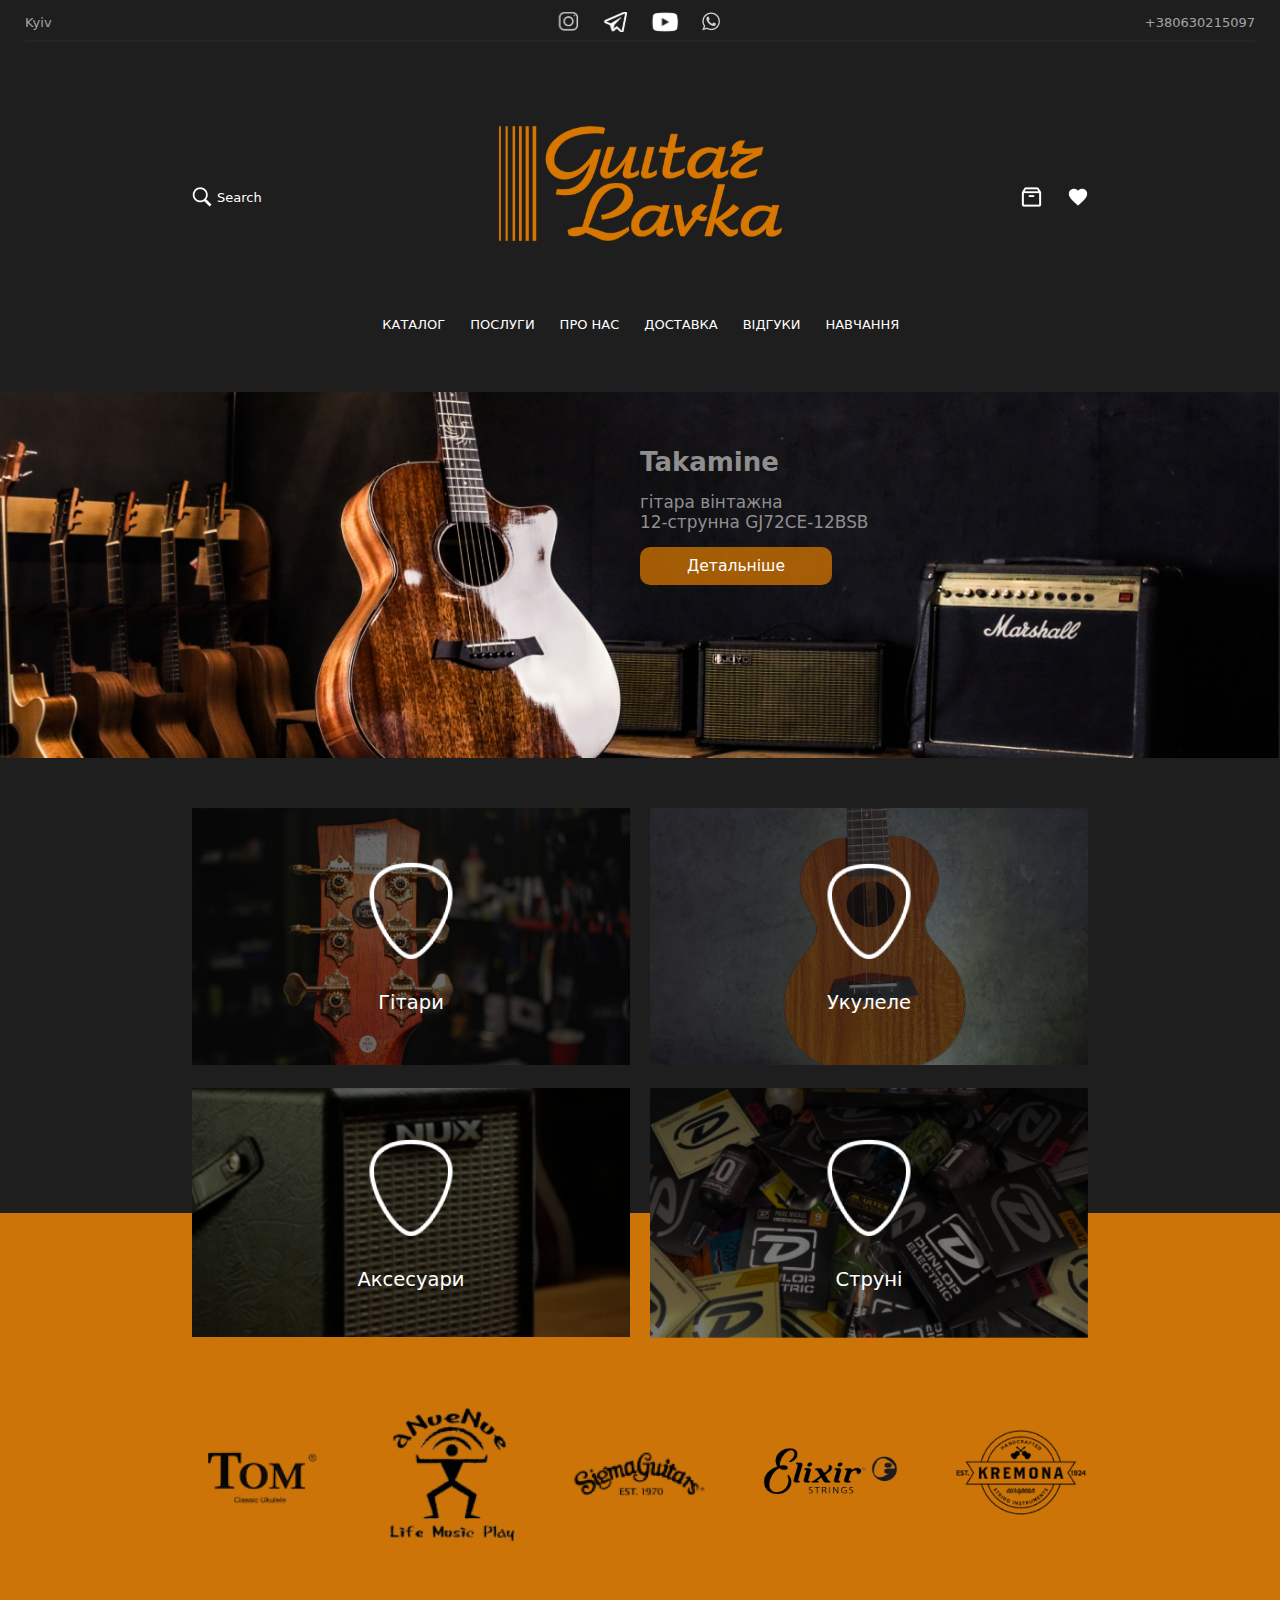
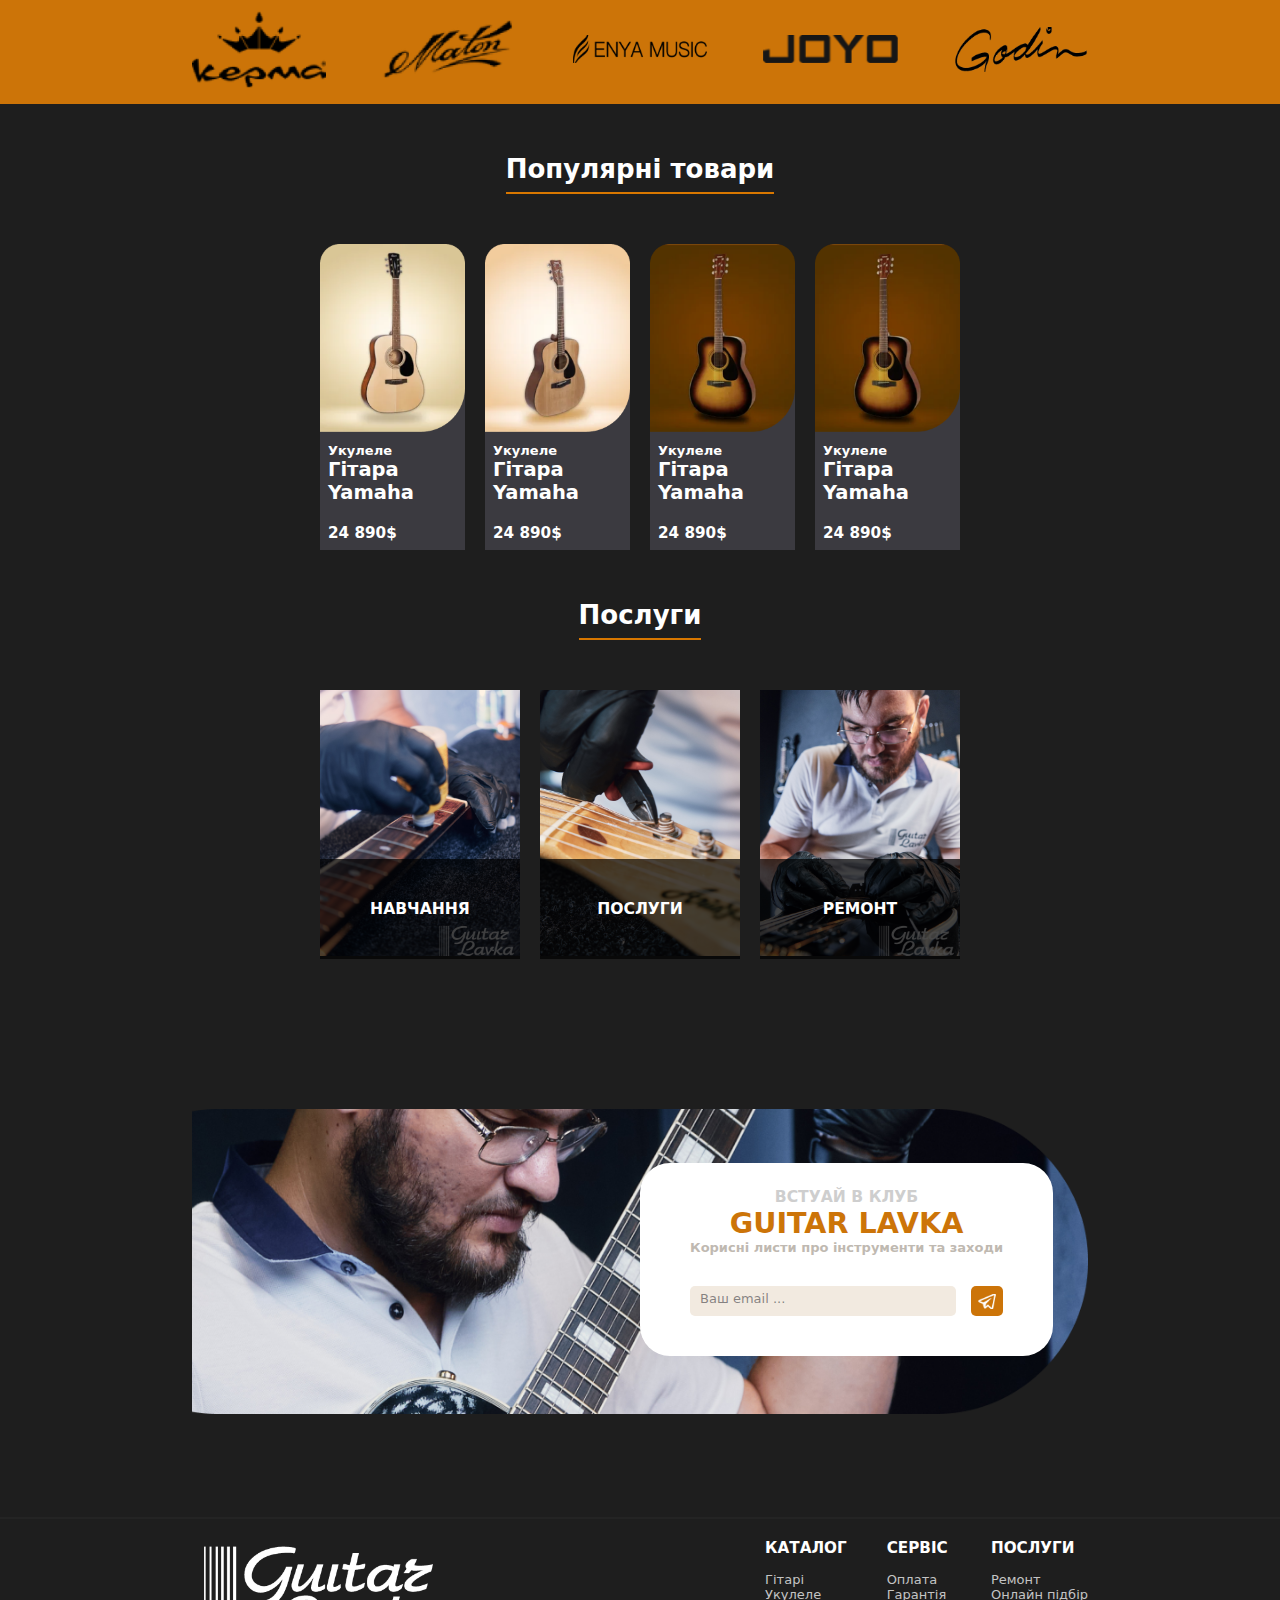
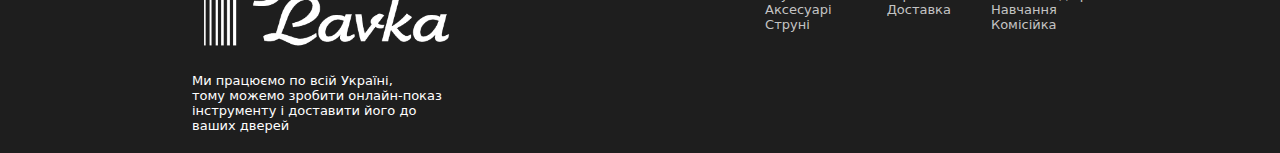
<file: index.html>
<!doctype html>

<html>

<head>
    <title>
        GuitarLavka
    </title>

    <meta charset="UTF-8">
	<meta name="viewport" content="width = device-width, initial-scale = 1.0">
    <link rel="stylesheet" href="comon.css">
    <link rel="stylesheet" href="index.css">
</head>

<body>
    <header id="landing-header">
        <div id = "landing-top-header">
            <div class="landing-top-header-element" id="landing-left-top-header">
                Kyiv
            </div>
            <div class="landing-top-header-element" id="landing-center-top-header">
                <a class="landing-socials-logos" href="">
                    <img src="src/socials/inst.svg" alt="">
                </a>
                <a class="landing-socials-logos" href="">
                    <img src="src/socials/telegram.svg" alt="">
                </a>
                <a class="landing-socials-logos" href="">
                    <img src="src/socials/youtube.svg" alt="">
                </a>
                <a class="landing-socials-logos" href="">
                    <img src="src/socials/whatsup.png" alt="">
                </a>

            </div>
            <div class="landing-top-header-element" id="landing-right-top-header">
                +380630215097
            </div>
        </div>

        <div id = "landing-main-header">
            <div class="landing-main-header-element" id="landing-main-header-search">
                <img src="src/search.png" alt="">
                <span>Search</span>
            </div>

            <div class="landing-main-header-element" id="landing-main-header-nav">
                <img src="src/logo.svg" alt="">
                <div id="landing-nav-menu">
                    <nav>
                        <a  href="">КАТАЛОГ </a>
                    </nav>
                    <nav>
                        <a  href="">ПОСЛУГИ </a>
                    </nav>
                    <nav>
                        <a  href="">ПРО НАС</a> 
                    </nav>
                    <nav>
                        <a  href="">ДОСТАВКА </a>
                    </nav>
                    <nav>
                        <a  href="">ВІДГУКИ </a>
                    </nav>
                    <nav>
                        <a  href="">НАВЧАННЯ </a>
                    </nav>
                </div>
            </div>

            <div class="landing-main-header-element" id="landing-main-header-right">
                <a  href=""> <img src="src/bin.png" alt=""> </a>
                <a  href=""> <img src="src/favorites.png" alt=""> </a>
            </div>
        </div>
    </header>

    <header id="default-header">
        <div id = "top-header">
            <div class="top-header-element" id="left-top-header">
                Kyiv
            </div>
            <div class="top-header-element" id="center-top-header">
                <a class="socials-logos" href="">
                    <img src="src/socials/inst.svg" alt="">
                </a>
                <a class="socials-logos" href="">
                    <img src="src/socials/telegram.svg" alt="">
                </a>
                <a class="socials-logos" href="">
                    <img src="src/socials/youtube.svg" alt="">
                </a>
                <a class="socials-logos" href="">
                    <img src="src/socials/whatsup.png" alt="">
                </a>

            </div>
            <div class="top-header-element" id="right-top-header">
                +380630215097
            </div>
        </div>

        <div id = "main-header">
            <div class="main-header-element" id="main-header-logo">
                <img src="src/logoPNG.png" alt="">
                <span>Головна / Каталог</span>
            </div>

            <div class="main-header-element" id="main-header-nav">
                <div id="nav-menu">
                    <nav>
                        <a  href="">КАТАЛОГ </a>
                    </nav>
                    <nav>
                        <a  href="">ПОСЛУГИ </a>
                    </nav>
                    <nav>
                        <a  href="">ПРО НАС</a> 
                    </nav>
                    <nav>
                        <a  href="">ДОСТАВКА </a>
                    </nav>
                    <nav>
                        <a  href="">ВІДГУКИ </a>
                    </nav>
                    <nav>
                        <a  href="">НАВЧАННЯ </a>
                    </nav>
                </div>
            </div>

            <div class="main-header-element" id="main-header-right">
                <a  href=""> <img src="src/search.png" alt=""></a>
                <a  href=""> <img src="src/bin.png" alt=""> </a>
                <a  href=""> <img src="src/favorites.png" alt=""> </a>
            </div>
        </div>
    </header>

    <div id="product-adv">
        <img src="src/guitarwide.png" alt="">
        <div id="product-adv-text">
            <h1>
                Takamine
            </h1>
            <span>
                гітара вінтажна <br> 12-струнна GJ72CE-12BSB
            </span>
            <div id="product-adv-button-desktop">
                <span> Детальніше </span> 
            </div>
        </div>
        <div id="product-adv-button-mobile">
            <span> Детальніше </span> 
        </div>
    </div>

    <div id="product-types-list">
        <div class="product-types-list-element">
            <a  href="">  
                <img class = "back-img"src="src/guitar.png" alt="">
                <div class="list-element-content">
                    <img class="front-img" src="src/mediator.png" alt="">
                    <span>
                        Гітари
                    </span>
                </div>
            </a>
        </div>
        <div class="product-types-list-element">
            <a  href="">  
                <img class = "back-img"src="src/guitar2.png" alt="">
                <div class="list-element-content">
                    <img class="front-img" src="src/mediator.png" alt="">
                    <span>
                        Укулеле
                    </span>
                </div>
            </a>
        </div>
        <div class="product-types-list-element">
            <a  href="">  
                <img class = "back-img"src="src/amplifier.png" alt="">
                    <div class="list-element-content">
                    <img class="front-img" src="src/mediator.png" alt="">
                    <span>
                        Аксесуари
                    </span>
                </div>
            </a>
        </div>
        <div class="product-types-list-element">
            <a  href="">  
                <img class = "back-img"src="src/strings.png" alt="">
                <div class="list-element-content">
                    <img class="front-img" src="src/mediator.png" alt="">
                    <span>
                        Струні
                    </span>
                </div>
            </a>
        </div>
    </div>

    <div id="brands">
        <div id="brands-container">
            <div class="brand">
                <img src="src/brands/1.png" alt="">
            </div>
            <div class="brand">
                <img src="src/brands/2.png" alt="">
            </div>
            <div class="brand">
                <img src="src/brands/3.png" alt="">
            </div>
            <div class="brand">
                <img src="src/brands/4.png" alt="">
            </div>
            <div class="brand">
                <img src="src/brands/5.png" alt="">
            </div>
            <div class="brand">
                <img src="src/brands/6.png" alt="">
            </div>
            <div class="brand">
                <img src="src/brands/7.png" alt="">
            </div>
            <div class="brand">
                <img src="src/brands/8.png" alt="">
            </div>
            <div class="brand">
                <img src="src/brands/9.png" alt="">
            </div>
            <div class="brand">
                <img src="src/brands/10.png" alt="">
            </div>
        </div>
    </div>

    <div id="popular">
        <div id="popular-container">
            <div class="section-title">
                <h2>
                    Популярні товари
                </h2>
            </div>

            <div id="popular-products">
                <div class="popular-products-element">
                    <img src="src/products/1.png" alt="">
                    <div class="popular-products-element-text">
                        <span>
                            <h4>
                                Укулеле
                            </h4>
                            <h2>
                                Гітара Yamaha
                            </h2>
                            <h3>24 890$</h3>
                            
                        </span>
                    </div>
                </div>
                <div class="popular-products-element">
                    <img src="src/products/2.png" alt="">
                    <div class="popular-products-element-text">
                        <span>
                            <h4>
                                Укулеле
                            </h4>
                            <h2>
                                Гітара Yamaha
                            </h2>
                            <h3>24 890$</h3>
                            
                        </span>
                    </div>
                </div>
                <div class="popular-products-element">
                    <img src="src/products/3.png" alt="">
                    <div class="popular-products-element-text">
                        <span>
                            <h4>
                                Укулеле
                            </h4>
                            <h2>
                                Гітара Yamaha
                            </h2>
                            <h3>24 890$</h3>
                            
                        </span>
                    </div>
                </div>
                <div class="popular-products-element">
                    <img src="src/products/3.png" alt="">
                    <div class="popular-products-element-text">
                        <span>
                            <h4>
                                Укулеле
                            </h4>
                            <h2>
                                Гітара Yamaha
                            </h2>
                            <h3>
                                24 890$
                            </h3>
                        </span>
                    </div>
                </div>
            </div>
        </div>
    </div>

    <div id="services">
        <div id="services-container">
            <div class="section-title">
                <h2>
                    Послуги
                </h2>
            </div>

            <div id="services-avail">
                <div class="services-element">
                    <img src="src/services/1.png" alt="">
                    <div class="services-element-text">
                        <h2>
                            НАВЧАННЯ
                        </h2>
                    </div>
                </div>
                <div class="services-element">
                    <img src="src/services/2.png" alt="">
                    <div class="services-element-text">
                        <h2>
                            ПОСЛУГИ
                        </h2>
                    </div>
                </div>
                <div class="services-element">
                    <img src="src/services/3.png" alt="">
                    <div class="services-element-text">
                        <h2>
                            РЕМОНТ
                        </h2>
                    </div>
                </div>
            </div>
        </div>
    </div>

    <div id="mailing">
        <img src="src/mailing.png" alt="">
        <div id="mailing-content">
            <h4>
                ВСТУАЙ В КЛУБ
            </h4>
            <h2>
                GUITAR LAVKA
            </h2>
            <h5>
                Корисні листи про інструменти та заходи
            </h5>

            <div id="mailing-input-line">
                <div id="mailing-input">
                    Ваш email ...
                </div>
                <div id="mailing-button">
                    <img src="src/socials/telegram.svg" alt="">
                </div>
            </div>
        </div>
    </div>

    <footer>
        <div id="footer-container">
            <div id="footer-left">
                <img src="src/footerLogo.png" alt="">
                <span>
                    Ми працюємо по всій Україні,<br>
                    тому можемо зробити онлайн-показ<br>
                    інструменту і доставити його до ваших дверей<br>
                </span>
            </div>
            <div id="footer-right">
                <div class="footer-right-column">
                    <h3>
                        КАТАЛОГ
                    </h3>
                    <div class="footer-right-links">
                        <a href="">
                            Гітарі
                        </a>
                        <a href="">
                            Укулеле
                        </a>
                        <a href="">
                            Аксесуарі
                        </a>
                        <a href="">
                            Струні
                        </a>
                    </div>
                </div>

                <div class="footer-right-column">
                    <h3>
                        СЕРВІС
                    </h3>
                    <div class="footer-right-links">
                        <a href="">
                            Оплата
                        </a>
                        <a href="">
                            Гарантія
                        </a>
                        <a href="">
                            Доставка
                        </a>
                    </div>
                </div>

                <div class="footer-right-column">
                    <h3>
                        ПОСЛУГИ
                    </h3>
                    <div class="footer-right-links">
                        <a href="">
                            Ремонт
                        </a>
                        <a href="">
                            Онлайн підбір
                        </a>
                        <a href="">
                            Навчання
                        </a>
                        <a href="">
                            Комісійка
                        </a>
                    </div>
                </div>
            </div>
        </div>
    </footer>
</body>





</html>
</file>
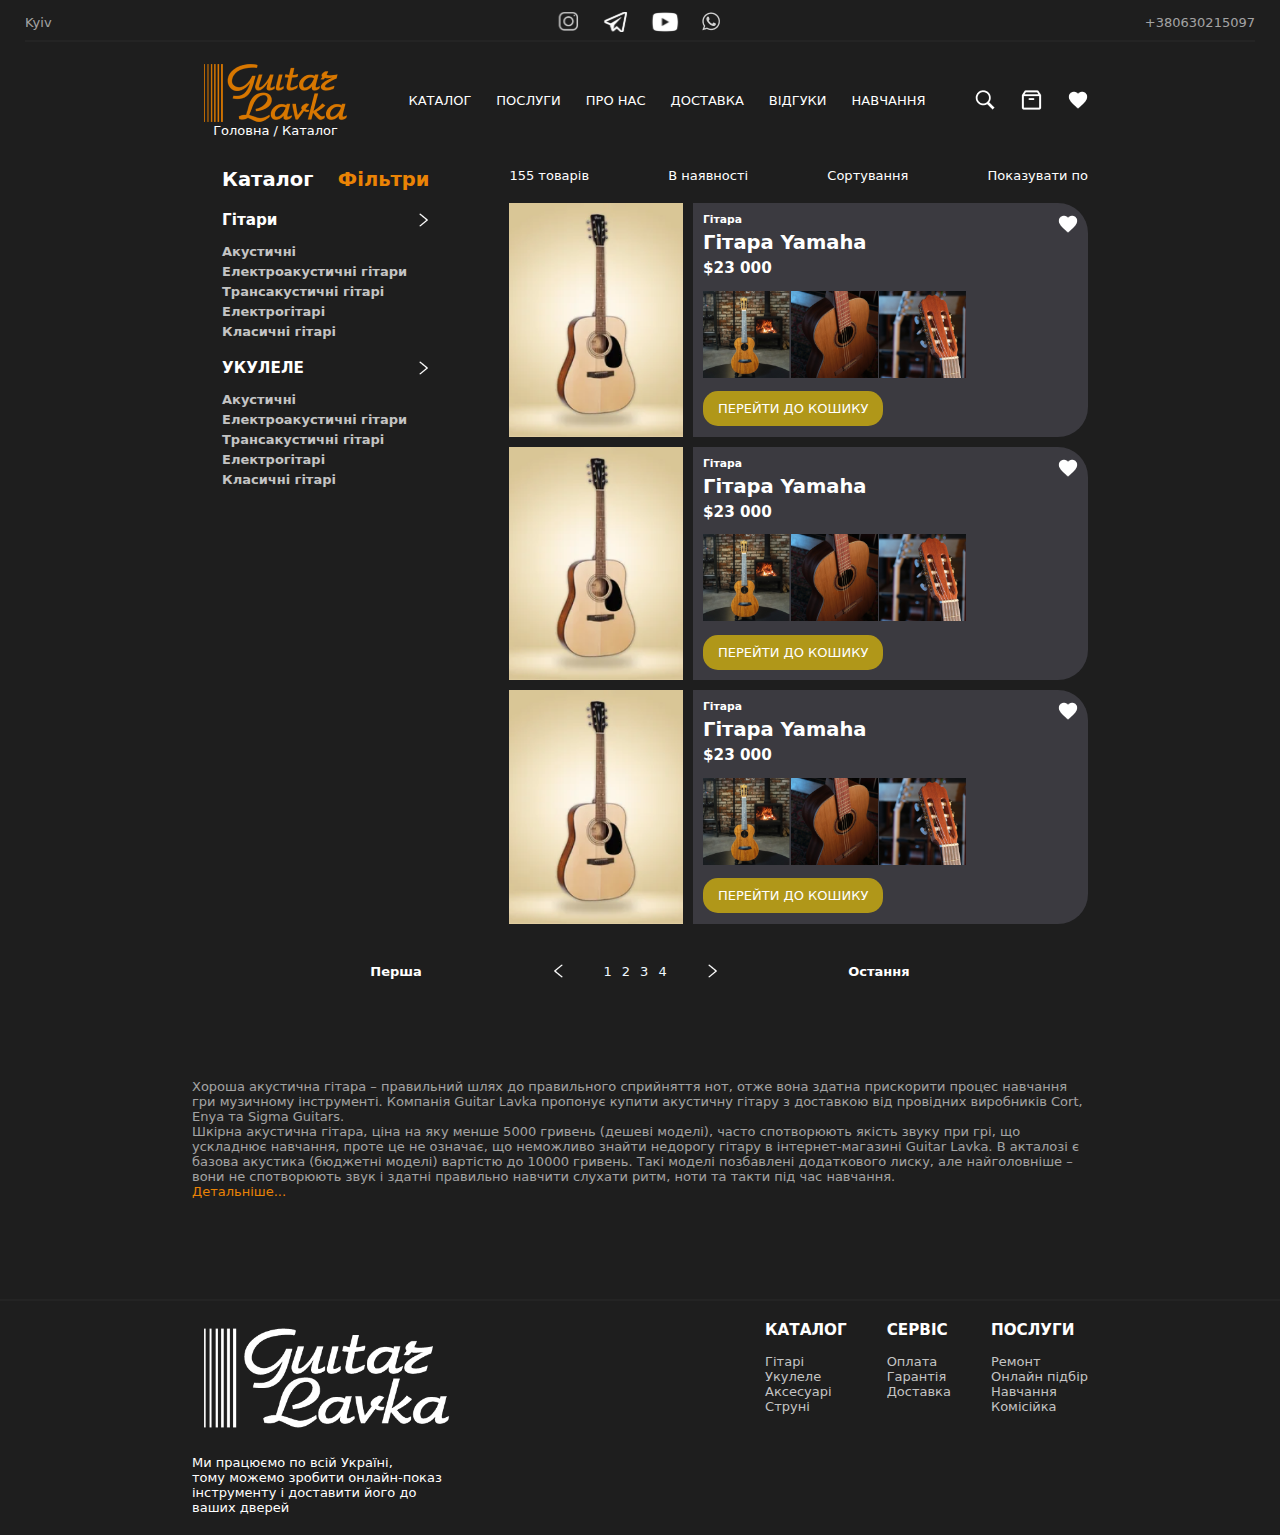
<file: catalog.html>
<!doctype html>

<html>

<head>
    <title>
        GuitarLavka
    </title>

    <meta charset="UTF-8">
	<meta name="viewport" content="width = device-width, initial-scale = 1.0">
    <link rel="stylesheet" href="catalog.css">
    <link rel="stylesheet" href="comon.css">
</head>


<body>
    <header>
        <div id = "top-header">
            <div class="top-header-element" id="left-top-header">
                Kyiv
            </div>
            <div class="top-header-element" id="center-top-header">
                <a class="socials-logos" href="">
                    <img src="src/socials/inst.svg" alt="">
                </a>
                <a class="socials-logos" href="">
                    <img src="src/socials/telegram.svg" alt="">
                </a>
                <a class="socials-logos" href="">
                    <img src="src/socials/youtube.svg" alt="">
                </a>
                <a class="socials-logos" href="">
                    <img src="src/socials/whatsup.png" alt="">
                </a>

            </div>
            <div class="top-header-element" id="right-top-header">
                +380630215097
            </div>
        </div>

        <div id = "main-header">
            <div class="main-header-element" id="main-header-logo">
                <img src="src/logoPNG.png" alt="">
                <span>Головна / Каталог</span>
            </div>

            <div class="main-header-element" id="main-header-nav">
                <div id="nav-menu">
                    <nav>
                        <a  href="">КАТАЛОГ </a>
                    </nav>
                    <nav>
                        <a  href="">ПОСЛУГИ </a>
                    </nav>
                    <nav>
                        <a  href="">ПРО НАС</a> 
                    </nav>
                    <nav>
                        <a  href="">ДОСТАВКА </a>
                    </nav>
                    <nav>
                        <a  href="">ВІДГУКИ </a>
                    </nav>
                    <nav>
                        <a  href="">НАВЧАННЯ </a>
                    </nav>
                </div>
            </div>

            <div class="main-header-element" id="main-header-right">
                <a  href=""> <img src="src/search.png" alt=""></a>
                <a  href=""> <img src="src/bin.png" alt=""> </a>
                <a  href=""> <img src="src/favorites.png" alt=""> </a>
            </div>
        </div>
    </header>


    <div id="catalog">
        <div id="catalog-container">
            <div class="catalog-element" id="catalog-left">
                <div id="catalog-left-titles">
                    <h2>
                        Каталог
                    </h2>
                    <h2 style="color: #EA8305">
                        Фільтри
                    </h2>
                </div>

                <div class="catalog-left-types">
                    <div class="catalog-left-types-element">
                        <div class="catalog-left-types-element-title">
                            <h3>
                                Гітари
                            </h3>
                            <img src="src/arrow.png" alt="">
                        </div>

                        <div class="catalog-left-types-element-subelements">
                            <h4>
                                Акустичні
                            </h4>
                            <h4>
                                Електроакустичні гітари
                            </h4>
                            <h4>
                                Трансакустичні гітарі
                            </h4>
                            <h4>
                                Електрогітарі
                            </h4>
                            <h4>
                                Класичні гітарі
                            </h4>
                        </div>
                    </div>

                    <div class="catalog-left-types-element">
                        <div class="catalog-left-types-element-title">
                            <h3>
                                УКУЛЕЛЕ
                            </h3>
                            <img src="src/arrow.png" alt="">
                        </div>

                        <div class="catalog-left-types-element-subelements">
                            <h4>
                                Акустичні
                            </h4>
                            <h4>
                                Електроакустичні гітари
                            </h4>
                            <h4>
                                Трансакустичні гітарі
                            </h4>
                            <h4>
                                Електрогітарі
                            </h4>
                            <h4>
                                Класичні гітарі
                            </h4>
                        </div>
                    </div>
                </div>

                <div id="mobile-filter-button">
                    Фільтри
                </div>
            </div>

            <div class="catalog-element" id="catalog-right">
                <div id="catalog-right-top-bar">
                    <!-- TODO: Хуета ебаная -->
                    <div class="catalog-right-top-bar-element">
                        <span>155 товарів</span>
                    </div>
                    <div class="catalog-right-top-bar-element">
                        <span>В наявності</span>
                    </div>
                    <div class="catalog-right-top-bar-element">
                        <span>Сортування</span>
                    </div>
                    <div class="catalog-right-top-bar-element">
                        <span>Показувати по</span>
                    </div>
                </div>

                <div id="catalog-items-container">
                    <div class="catalog-item">
                        <div class="catalog-item-photo">
                            <img src="src/catalog/1.png" alt="">
                        </div>

                        <div class="catalog-item-info">
                            <div class="catalog-item-info-text">
                                <div class="catalog-item-info-text-left">
                                    <h5>
                                        Гітара
                                    </h5>
                                    <h2>
                                        Гітара Yamaha
                                    </h2>

                                    <div class="catalog-item-info-text-left-price">
                                        <h3>
                                            $23 000
                                        </h3>
                                    </div>
                                </div>
                                <div class="catalog-item-info-text-right">
                                    <img src="src/favorites.png" alt="">
                                </div>
                            </div>

                            <div class="catalog-item-info-photos">
                                <img src="src/products/1desc.png" alt="">
                                <img src="src/products/2desc.png" alt="">
                                <img src="src/products/3desc.png" alt="">
                            </div>

                            <div class = "catalog-item-button">
                                <span>
                                    ПЕРЕЙТИ ДО КОШИКУ
                                </span>
                            </div>
                        </div>
                    </div>

                    <div class="catalog-item">
                        <div class="catalog-item-photo">
                            <img src="src/catalog/1.png" alt="">
                        </div>

                        <div class="catalog-item-info">
                            <div class="catalog-item-info-text">
                                <div class="catalog-item-info-text-left">
                                    <h5>
                                        Гітара
                                    </h5>
                                    <h2>
                                        Гітара Yamaha
                                    </h2>

                                    <div class="catalog-item-info-text-left-price">
                                        <h3>
                                            $23 000
                                        </h3>
                                    </div>
                                </div>
                                <div class="catalog-item-info-text-right">
                                    <img src="src/favorites.png" alt="">
                                </div>
                            </div>

                            <div class="catalog-item-info-photos">
                                <img src="src/products/1desc.png" alt="">
                                <img src="src/products/2desc.png" alt="">
                                <img src="src/products/3desc.png" alt="">
                            </div>

                            <div class = "catalog-item-button">
                                <span>
                                    ПЕРЕЙТИ ДО КОШИКУ
                                </span>
                            </div>
                        </div>
                    </div>

                    <div class="catalog-item">
                        <div class="catalog-item-photo">
                            <img src="src/catalog/1.png" alt="">
                        </div>

                        <div class="catalog-item-info">
                            <div class="catalog-item-info-text">
                                <div class="catalog-item-info-text-left">
                                    <h5>
                                        Гітара
                                    </h5>
                                    <h2>
                                        Гітара Yamaha
                                    </h2>

                                    <div class="catalog-item-info-text-left-price">
                                        <h3>
                                            $23 000
                                        </h3>
                                    </div>
                                </div>
                                <div class="catalog-item-info-text-right">
                                    <img src="src/favorites.png" alt="">
                                </div>
                            </div>

                            <div class="catalog-item-info-photos">
                                <img src="src/products/1desc.png" alt="">
                                <img src="src/products/2desc.png" alt="">
                                <img src="src/products/3desc.png" alt="">
                            </div>

                            <div class = "catalog-item-button">
                                <span>
                                    ПЕРЕЙТИ ДО КОШИКУ
                                </span>
                            </div>
                        </div>
                    </div>
                </div>
            </div>
        </div>

        <div id="catalog-page-selector">
            <h4>
                Перша
            </h4>
            <div id="catalog-pages">
                <img src="src/arrow.png" alt="" style="transform: rotate(180deg);">
                <a href="">
                    1
                </a>
                <a href="">
                    2
                </a>
                <a href="">
                    3
                </a>
                <a href="">
                    4
                </a>
                <img src="src/arrow.png" alt="">
            </div>
            
            <h4>
                Остання
            </h4>
        </div>
    </div>

    <div id="description">
        <p>
            Хороша акустична гітара – правильний шлях до правильного сприйняття нот, отже вона здатна прискорити процес навчання гри музичному інструменті. Компанія Guitar Lavka пропонує купити акустичну гітару з доставкою від провідних виробників Cort,
            Enya та Sigma Guitars.
        </p>
        <p>Шкірна акустична гітара, ціна на яку менше 5000 гривень (дешеві моделі), часто спотворюють якість звуку при грі, що ускладнює навчання, проте це не означає, що неможливо знайти недорогу гітару в інтернет-магазині Guitar Lavka. В акталозі є базова акустика (бюджетні моделі) вартістю до 10000 гривень. Такі моделі позбавлені додаткового лиску, але найголовніше – вони не спотворюють звук і здатні правильно навчити слухати ритм, ноти та такти під час навчання.</p>
        <a href="">
            <p>
                Детальніше...
            </p>
        </a>
    </div>

    <footer>
        <div id="footer-container">
            <div id="footer-left">
                <img src="src/footerLogo.png" alt="">
                <span>
                    Ми працюємо по всій Україні,<br>
                    тому можемо зробити онлайн-показ<br>
                    інструменту і доставити його до ваших дверей<br>
                </span>
            </div>
            <div id="footer-right">
                <div class="footer-right-column">
                    <h3>
                        КАТАЛОГ
                    </h3>
                    <div class="footer-right-links">
                        <a href="">
                            Гітарі
                        </a>
                        <a href="">
                            Укулеле
                        </a>
                        <a href="">
                            Аксесуарі
                        </a>
                        <a href="">
                            Струні
                        </a>
                    </div>
                </div>

                <div class="footer-right-column">
                    <h3>
                        СЕРВІС
                    </h3>
                    <div class="footer-right-links">
                        <a href="">
                            Оплата
                        </a>
                        <a href="">
                            Гарантія
                        </a>
                        <a href="">
                            Доставка
                        </a>
                    </div>
                </div>

                <div class="footer-right-column">
                    <h3>
                        ПОСЛУГИ
                    </h3>
                    <div class="footer-right-links">
                        <a href="">
                            Ремонт
                        </a>
                        <a href="">
                            Онлайн підбір
                        </a>
                        <a href="">
                            Навчання
                        </a>
                        <a href="">
                            Комісійка
                        </a>
                    </div>
                </div>
            </div>
        </div>
    </footer>
</body>


</html>
</file>
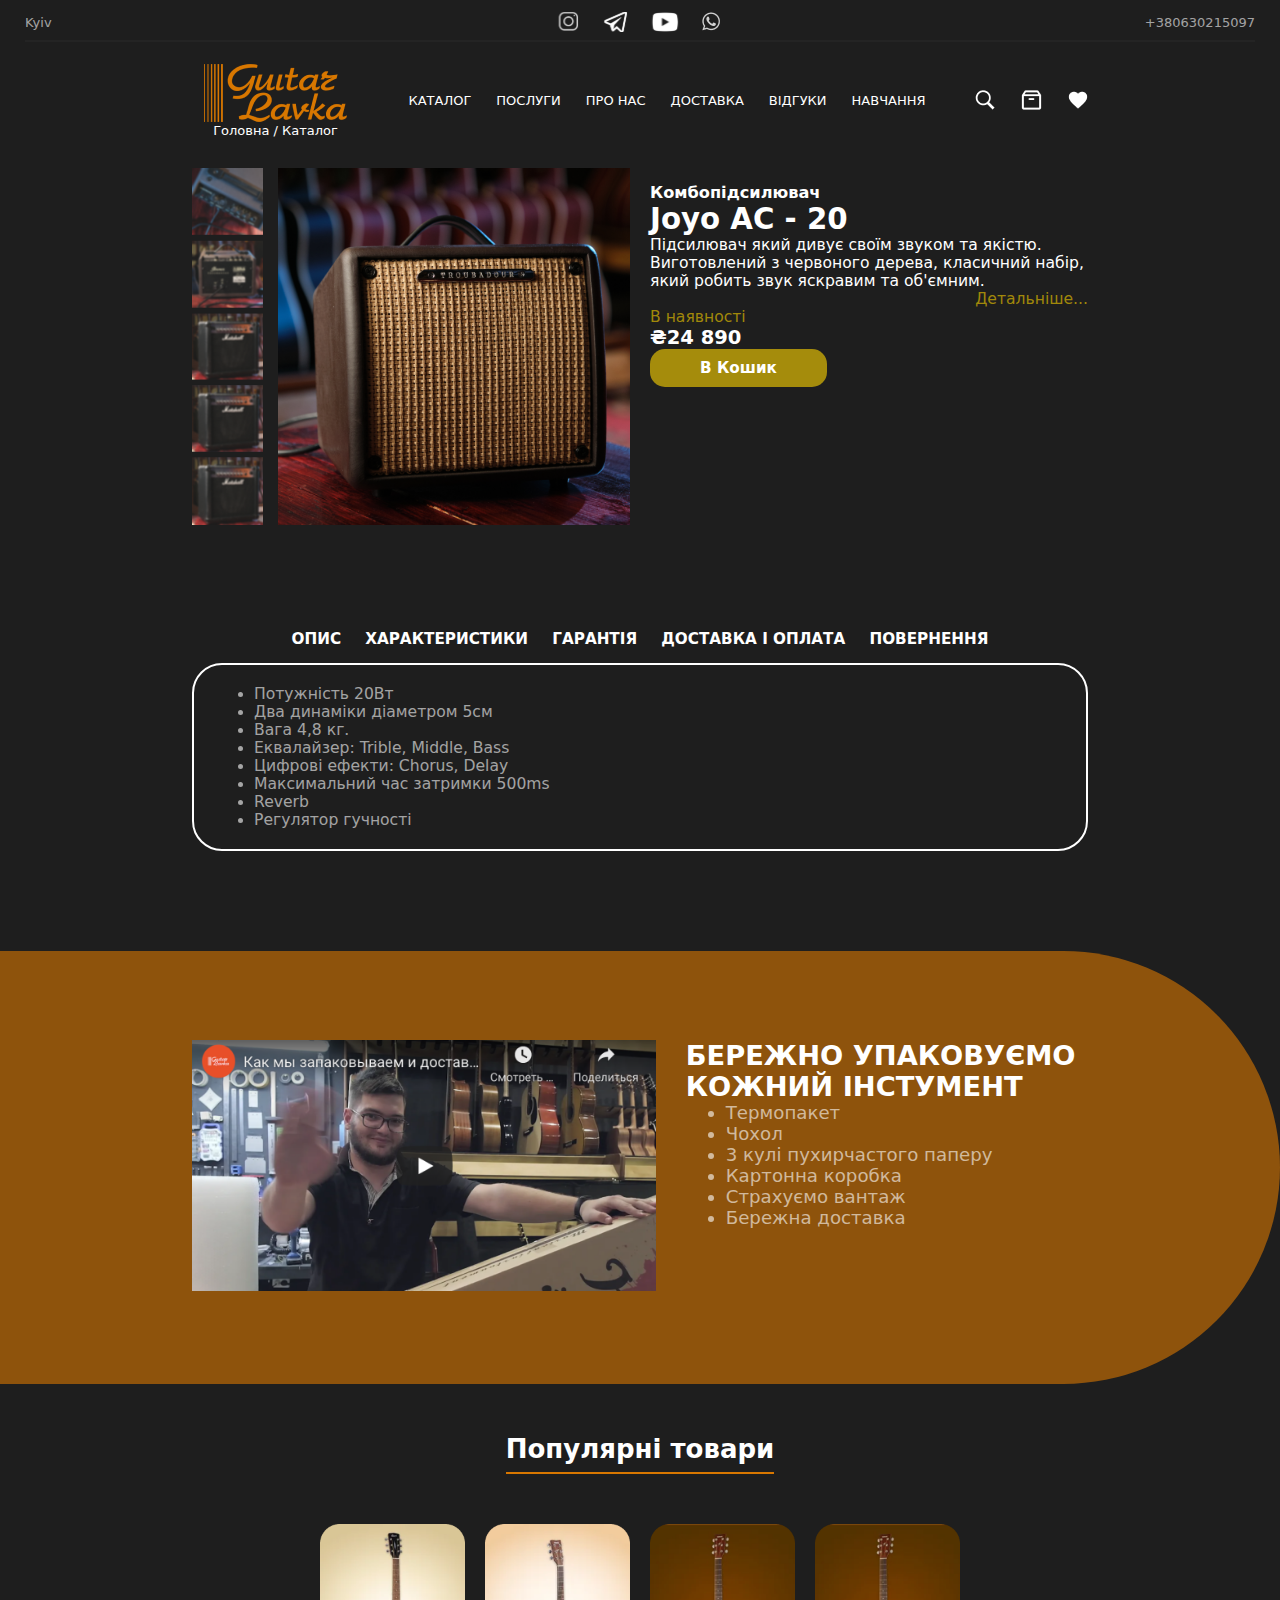
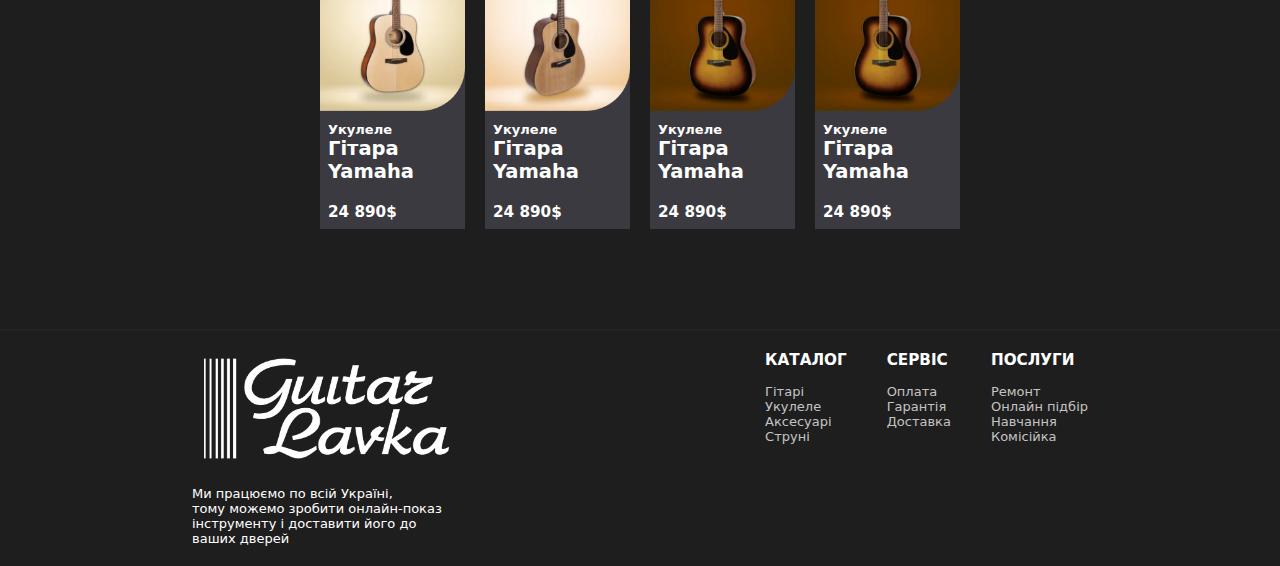
<file: product.html>
<!doctype html>

<html>

<head>
    <title>
        GuitarLavka
    </title>

    <meta charset="UTF-8">
	<meta name="viewport" content="width = device-width, initial-scale = 1.0">
    <link rel="stylesheet" href="product.css">
    <link rel="stylesheet" href="comon.css">
    <link rel="stylesheet" href="index.css">
</head>


<body>
    
    <header>
        <div id = "top-header">
            <div class="top-header-element" id="left-top-header">
                Kyiv
            </div>
            <div class="top-header-element" id="center-top-header">
                <a class="socials-logos" href="">
                    <img src="src/socials/inst.svg" alt="">
                </a>
                <a class="socials-logos" href="">
                    <img src="src/socials/telegram.svg" alt="">
                </a>
                <a class="socials-logos" href="">
                    <img src="src/socials/youtube.svg" alt="">
                </a>
                <a class="socials-logos" href="">
                    <img src="src/socials/whatsup.png" alt="">
                </a>

            </div>
            <div class="top-header-element" id="right-top-header">
                +380630215097
            </div>
        </div>

        <div id = "main-header">
            <div class="main-header-element" id="main-header-logo">
                <img src="src/logoPNG.png" alt="">
                <span>Головна / Каталог</span>
            </div>

            <div class="main-header-element" id="main-header-nav">
                <div id="nav-menu">
                    <nav>
                        <a  href="">КАТАЛОГ </a>
                    </nav>
                    <nav>
                        <a  href="">ПОСЛУГИ </a>
                    </nav>
                    <nav>
                        <a  href="">ПРО НАС</a> 
                    </nav>
                    <nav>
                        <a  href="">ДОСТАВКА </a>
                    </nav>
                    <nav>
                        <a  href="">ВІДГУКИ </a>
                    </nav>
                    <nav>
                        <a  href="">НАВЧАННЯ </a>
                    </nav>
                </div>
            </div>

            <div class="main-header-element" id="main-header-right">
                <a  href=""> <img src="src/search.png" alt=""></a>
                <a  href=""> <img src="src/bin.png" alt=""> </a>
                <a  href=""> <img src="src/favorites.png" alt=""> </a>
            </div>
        </div>
    </header>

    <div id="product-card">
        <div id="product-card-container">
            <div class="product-card-section" id="product-card-left">
                <img id="big-picture" src="src/ProductCard/main.png" alt="">
                <img class="small-picture" id="small-picture1" src="src/ProductCard/secondary1.png" alt="">
                <img class="small-picture" id="small-picture2" src="src/ProductCard/secondary2.png" alt="">
                <img class="small-picture" id="small-picture3" src="src/ProductCard/secondary3.png" alt="">
                <img class="small-picture" id="small-picture4" src="src/ProductCard/secondary4.png" alt="">
                <img class="small-picture" id="small-picture5" src="src/ProductCard/secondary5.png" alt="">

            </div>

            <div class="product-card-section" id="product-card-right">
                <div id="product-card-title">
                    <h5>
                        Комбопідсилювач
                    </h5>
                    <h2>
                        Joyo AC - 20
                    </h2>
                </div>
                <div id="product-card-description">
                    <p>
                        Підсилювач який дивує своїм звуком та якістю. Виготовлений з червоного дерева, класичний набір, який робить звук яскравим та об'ємним.
                    </p>
                    <p style="color: #A1880A; align-self: flex-end;">
                        Детальніше...
                    </p>
                    <p style="color: #A1880A;">
                        В наявності
                    </p>
                </div>

                <div id="product-card-price">
                    <h2>
                        ₴24 890
                    </h2>
                    <div id="product-card-button">
                        <h3>
                            В Кошик
                        </h3>
                    </div>
                </div>
            </div>  
        </div>
    </div>

    <div id="product-description">
        <div id="headlines">
            <h3>
                ОПИС
            </h3>
            <h3>
                ХАРАКТЕРИСТИКИ
            </h3>
            <h3>
                ГАРАНТІЯ
            </h3>
            <h3>
                ДОСТАВКА І ОПЛАТА
            </h3>
            <h3>
                ПОВЕРНЕННЯ
            </h3>
        </div>

        <div class="section-info">
            <ul>
                <li>
                    Потужність 20Вт
                </li>
                <li>
                    Два динаміки діаметром 5см                    
                </li>
                <li>
                    Вага 4,8 кг.
                </li>
                <li>
                    Еквалайзер: Trible, Middle, Bass
                </li>
                <li>
                    Цифрові ефекти: Chorus, Delay    
                </li>
                <li>
                    Максимальний час затримки 500ms
                    
                </li>
                <li>
                    Reverb
                    
                </li>
                <li>
                    Регулятор гучності
                </li>
            </ul>
        </div>
    </div>

    <div id="packaging">
            <div id="packaging-content">
                <div id="youtube-preview"> 
                    <img src="src/youtubepreview.png" alt="">
                </div>
                <div id="packaging-info">
                    <h2>
                        БЕРЕЖНО УПАКОВУЄМО КОЖНИЙ ІНСТУМЕНТ
                    </h2>
                    <ul>
                        <li>
                            Термопакет
                        </li>
                        <li>
                            Чохол
                        </li>
                        <li>
                            3 кулі пухирчастого паперу
                        </li>
                        <li>
                            Картонна коробка
                        </li>
                        <li>
                            Страхуємо вантаж
                        </li>
                        <li>
                            Бережна доставка
                        </li>
                    </ul>
                </div>
            </div>
    </div>

    <div id="popular">
        <div id="popular-container">
            <div class="section-title">
                <h2>
                    Популярні товари
                </h2>
            </div>

            <div id="popular-products">
                <div class="popular-products-element">
                    <img src="src/products/1.png" alt="">
                    <div class="popular-products-element-text">
                        <span>
                            <h4>
                                Укулеле
                            </h4>
                            <h2>
                                Гітара Yamaha
                            </h2>
                            <h3>24 890$</h3>
                            
                        </span>
                    </div>
                </div>
                <div class="popular-products-element">
                    <img src="src/products/2.png" alt="">
                    <div class="popular-products-element-text">
                        <span>
                            <h4>
                                Укулеле
                            </h4>
                            <h2>
                                Гітара Yamaha
                            </h2>
                            <h3>24 890$</h3>
                            
                        </span>
                    </div>
                </div>
                <div class="popular-products-element">
                    <img src="src/products/3.png" alt="">
                    <div class="popular-products-element-text">
                        <span>
                            <h4>
                                Укулеле
                            </h4>
                            <h2>
                                Гітара Yamaha
                            </h2>
                            <h3>24 890$</h3>
                            
                        </span>
                    </div>
                </div>
                <div class="popular-products-element">
                    <img src="src/products/3.png" alt="">
                    <div class="popular-products-element-text">
                        <span>
                            <h4>
                                Укулеле
                            </h4>
                            <h2>
                                Гітара Yamaha
                            </h2>
                            <h3>
                                24 890$
                            </h3>
                        </span>
                    </div>
                </div>
            </div>
        </div>
    </div>

    <footer>
        <div id="footer-container">
            <div id="footer-left">
                <img src="src/footerLogo.png" alt="">
                <span>
                    Ми працюємо по всій Україні,<br>
                    тому можемо зробити онлайн-показ<br>
                    інструменту і доставити його до ваших дверей<br>
                </span>
            </div>
            <div id="footer-right">
                <div class="footer-right-column">
                    <h3>
                        КАТАЛОГ
                    </h3>
                    <div class="footer-right-links">
                        <a href="index.html">
                            Гітарі
                        </a>
                        <a href="">
                            Укулеле
                        </a>
                        <a href="">
                            Аксесуарі
                        </a>
                        <a href="">
                            Струні
                        </a>
                    </div>
                </div>

                <div class="footer-right-column">
                    <h3>
                        СЕРВІС
                    </h3>
                    <div class="footer-right-links">
                        <a href="">
                            Оплата
                        </a>
                        <a href="">
                            Гарантія
                        </a>
                        <a href="">
                            Доставка
                        </a>
                    </div>
                </div>

                <div class="footer-right-column">
                    <h3>
                        ПОСЛУГИ
                    </h3>
                    <div class="footer-right-links">
                        <a href="">
                            Ремонт
                        </a>
                        <a href="">
                            Онлайн підбір
                        </a>
                        <a href="">
                            Навчання
                        </a>
                        <a href="">
                            Комісійка
                        </a>
                    </div>
                </div>
            </div>
        </div>
    </footer>
</body>


</html>
</file>
<file: comon.css>
html
{
    font-size: 16px;
}

*{
    margin: 0;
    box-sizing: border-box;
}

body
{
    background-color: #1E1E1E;
    color: white;
    font-family: system-ui, -apple-system, BlinkMacSystemFont, 'Segoe UI', Roboto, Oxygen, Ubuntu, Cantarell, 'Open Sans', 'Helvetica Neue', sans-serif;
}

#mobile-header
{
    display: none;
}

#top-header{
    display: flex;
    position: relative;
    justify-content: center;
    margin: 0 25px 0 25px;
    border-bottom: 2px solid #242424;
    align-items: center;
    height: fit-content;
}



.top-header-element
{
    padding-top: 12px;
    padding-bottom: 8px;
    font-size: 1rem;
    color: #FFFFFF99;
}

.socials-logos
{
    height: 20px;
    width: auto;
}

.socials-logos img{
    height: 100%;
}

#top-header{
    display: flex;
    position: relative;
    justify-content: center;
    margin: 0 25px 0 25px;
    border-bottom: 2px solid #242424;
    align-items: center;
}

.top-header-element
{
    padding-top: 12px;
    padding-bottom: 8px;
    font-size: 1rem;
    color: #FFFFFF99;
}

#left-top-header
{
    position: absolute;
    left: 0;
}

#right-top-header
{
    position: absolute;
    right: 0;
}

#center-top-header
{
    display: flex;
    align-items: center;
    gap: 20px;
}

#main-header
{
    margin-top: 20px;
    display: flex;
    justify-content: space-between;
    align-items: center;
    margin-left: 15%;
    margin-right: 15%;
}

#main-header-logo
{
    display: flex;
    flex-direction: column;
    justify-content: left;
}

.main-header-element{
    display: flex;
    justify-content: center;
    align-items: center;
    color: white;
    font-size: 1rem;
}

#main-header-nav
{
    display: flex;
    flex-direction: column;
    text-decoration: none;
}

#main-header-nav a
{
    text-decoration: none;
    color: white;
}

#main-header-right
{
    gap: 25px;
}

#main-header-right a{
    display: flex;
    align-items: center;
}

#nav-menu
{
    display: flex;
    gap: 25px;
    flex-wrap: wrap;
    justify-content: center;
}


footer
{
    margin-top: 100px;
    border-top: #242424 solid 2px;

}

#footer-container
{
    margin-top: 20px;
    margin-bottom: 20px;
    margin-left: 15%;
    margin-right: 15%;
    display: flex;
    justify-content: space-between;
    position: relative;
}

#footer-left
{
    display: flex;
    flex-direction: column;
    width: 30%;
    gap: 20px;
}

#footer-right
{
    display: flex;
    justify-content: space-between;
    gap: 40px;
    width: fit-content;

}

.footer-right-links
{
    display: flex;
    flex-direction: column;
}

.footer-right-column h3
{
    margin-bottom: 15px;
}

.footer-right-links a
{
    text-decoration: none;
    color: #C4C4C4;
}

@media ((min-width: 1400px) and (max-width: 1920px)) 
{  
    html
    {
        font-size: 16px;
    }
}

@media ((min-width: 1200px) and (max-width: 1399px)) { 
    html
    {
        font-size: 13px;
    }
}

@media(max-width: 1199px)
{
    #main-header {
        margin-top: 20px;
        display: flex;
        justify-content: space-between;
        align-items: center;
        margin-left: 10%;
        margin-right: 10%;
      }
}

@media ((min-width: 992px) and (max-width: 1199px)) { 
    html
    {
        font-size: 13px;
    }

    
}

 @media ((min-width: 768px) and (max-width: 991px)) { 
    html{
        font-size: 12px;
    }
}

@media (max-width: 767px) { 
    .socials-logos
    {
        height: 15px;
    }
    html{
        font-size: 12px;
    }

    footer{
        margin-top: 50px;
    }

    #footer-container {
        margin-left: 10%;
        margin-right: 10%;
        flex-direction: column;
        justify-content: center;
        align-items: center;
    }

    #footer-left
    {
        width: 60%;
    }

    #footer-left span {
        display: none;
    }

    #main-header-nav
    {
        display: none;
    }

    #main-header
    {
        margin-left: 5%;
        margin-right: 5%;
    }
}
</file>
<file: index.css>
#default-header
{
    display: none;
}

#product-adv-button-mobile
{
    display: none;
}

#landing-top-header{
    display: flex;
    position: relative;
    justify-content: center;
    margin: 0 25px 0 25px;
    border-bottom: 2px solid #242424;
    align-items: center;
    height: fit-content;
}

.landing-top-header-element
{
    padding-top: 12px;
    padding-bottom: 8px;
    font-size: 1rem;
    color: #FFFFFF99;
}

.landing-socials-logos
{
    height: 20px;
    width: auto;
}

.landing-socials-logos img{
    height: 100%;
}


#landing-left-top-header
{
    position: absolute;
    left: 0;
}

#landing-right-top-header
{
    position: absolute;
    right: 0;
}

#landing-center-top-header
{
    display: flex;
    align-items: center;
    gap: 20px;
}

#landing-main-header
{
    margin-top: 20px;
    display: flex;
    justify-content: space-between;
    align-items: center;
    margin-left: 15%;
    margin-right: 15%;
}

#landing-main-header-search
{
    gap: 5px;
}


.landing-main-header-element{
    display: flex;
    justify-content: center;
    align-items: center;
    color: white;
    font-size: 1rem;
}

#landing-main-header-nav
{
    display: flex;
    flex-direction: column;
    text-decoration: none;
}

#landing-main-header-nav a
{
    text-decoration: none;
    color: white;
}

#landing-main-header-right
{
    gap: 25px;
}

#landing-main-header-right a{
    display: flex;
    align-items: center;
}

#landing-nav-menu
{
    display: flex;
    gap: 25px;
    
}

#product-adv
{
    position: relative;
    margin-top: 60px;
    height: 100%;
    display: flex;
    flex-direction: column;
    align-items: center;
}

#product-adv img{
    object-fit: cover;
    width: 100%;	
}

#product-adv-text
{
    position: absolute;
    top: 15%;
    left: 50%;
    font-size: 1.3rem;

    color: #8F8F8F;
    width: 30%;
}

#product-adv-text h1
{
    font-size: 2rem;
    margin-bottom: 15px;
}

#product-adv-button-desktop
{
    font-size: 1.2rem;
    margin-top: 15px;
    display: flex;
    justify-content: center;
    height: auto;
    width: 50%;
    background-color: #D87700BD;
    color: #FFFFFF;
    border-radius: 10px;
}

#product-adv-button-mobile
{
    font-size: 1.2rem;
    margin-top: 15px;
    justify-content: center;
    height: auto;
    width: 20%;
    background-color: #D87700BD;
    color: #FFFFFF;
    border-radius: 10px;
}

#product-adv-button-desktop span{
    padding: 10px 10px 10px 10px;
}

#product-adv-button-mobile span{
    padding: 10px 10px 10px 10px;
}

#product-types-list
{
    margin-top: 50px;
    display: flex;
    gap: 20px;
    flex-wrap: wrap;
    margin-left: 15%;
    margin-right: 15%;
}

.product-types-list-element
{
    position: relative;
    width: calc(50% - 10px);
    height: fit-content;
}

.back-img{
    width: 100%;
    filter: brightness(50%)
}
 
.list-element-content
{
    display: flex;
    position: absolute;
    top: 0;
    left: 0;
    width: 100%;
    height: 100%;
    align-items: center;
    justify-content: center;
    flex-direction: column;
    gap: 30px;
}

.front-img
{
    width: 25%;
}

.product-types-list-element span
{
    font-size: 1.5rem;
    text-decoration: none;
    color: white;
}

#brands
{
    margin-top: -10%;
    background-color: #CC7408;
}

#brands-container
{
    padding-top: 15%;
    margin-left: 15%;
    margin-right: 15%;
    display: flex;
    flex-wrap: wrap;
    justify-content: space-between;
    gap: 50px;
    align-items: center;
}

.brand
{
    height: 100%;
    width: 15%;
}

.brand img
{
    width: 100%;
}

#popular-container
{
    margin-top: 50px;
    margin-left: 25%;
    margin-right: 25%;
}
.section-title{
    align-items: center;
    display: flex;
    justify-content: center;
}

.section-title h2
{
    font-size: 2rem;
}

.section-title h2::after {
    margin-top: 8px;
    content: "";
    display: block;
    height: 2px;
    background: #D87700;
    width: 100%;
}

#popular-products
{
    display: flex;
    justify-content: space-between;
    flex-wrap: wrap;
    gap: 20px;
    margin-top: 50px;
}

.popular-products-element
{
    background-color: #3B3A40;
    border-radius: 30px 30px 0px 0px;
    width: calc(25% - 15px);
}
.popular-products-element img
{
    width: 100%;
}
.popular-products-element-text
{
    padding-left: 8px;
    padding-top: 8px;
    padding-bottom: 8px
}

.popular-products-element-text h3
{
    margin-top: 20px;
}

#services-container
{
    margin-top: 50px;
    margin-left: 25%;
    margin-right: 25%;
}

#services-avail
{
    margin-top: 50px;
    display: flex;
    justify-content: space-between;
    flex-wrap: wrap;
    gap: 20px;
    width: 100%;
}

.services-element
{
    position: relative;
    width: calc(33.33% - 13.32px);
}

.services-element img
{
    width: 100%;
}

.services-element-text
{
    position: absolute;
    display: flex;
    justify-content: center;
    align-items: center;
    bottom: 0;
    height: 100px;
    width: 100%;
    background-color: rgba(0, 0, 0, 0.7);
}

.services-element-text h2
{
    color: white;
    font-size: 1.2rem;
}

#mailing 
{
    position: relative;
    margin-left: 15%;
    margin-right: 15%;
    margin-top: 150px;
}

#mailing img{
    width: 100%;
}

#mailing-content
{
    position: absolute;
    padding-left: 50px;
    padding-right: 50px;
    padding-bottom: 40px;
    width: fit-content;
    height: fit-content;
    left: calc(50%);
    top: calc(50% - 100px);
    background: white;
    border-radius: 30px;
    display: flex;
    flex-direction: column;
    align-items: center;
}

#mailing-content h4{
    margin-top: 25px;
    font-size: 1.2rem;
    color: #cecece;
}

#mailing-content h2{
    color: #CC7408;
    font-size: 2.2rem;
}

#mailing-content h5{
    font-size: 1rem;
    color: #BFB9B1;
}

#mailing-input-line
{
    margin-top: 10%;
    width: 100%;
    display: flex;
    height: 30px;
    justify-content: space-between;
}

#mailing-input
{
    padding-left: 10px;
    padding-top: 5px;
    padding-bottom: 5px;
    background-color:#F2EAE0;
    font-size: 1rem;
    color: #3B3A4099;
    align-items: center;
    border-radius: 5px;
    width: 85%;
}

#mailing-button
{
    width: fit-content;
    background-color:#CC7408;
    border-radius: 5px;
    padding-left: 5px;
    padding-right: 5px;
    display: flex;
    justify-content: center;
    align-items: center;
}



@media ((min-width: 1400px) and (max-width: 1920px)) 
{  
    html
    {
        font-size: 16px;
    }
}

@media ((min-width: 1200px) and (max-width: 1399px)) { 
    html
    {
        font-size: 13px;
    }
}

@media ((min-width: 992px) and (max-width: 1199px)) { 
    html
    {
        font-size: 13px;
    }
 }

@media ((min-width: 768px) and (max-width: 991px)) { 
    html{
        font-size: 12px;
    }

    .popular-products-element
    {
        width: calc(50% - 15px);
    }

    .services-element
    {
        width: calc(50% - 10px);
    }

    #services-avail
    {
        justify-content: center;
    }
 }

@media (max-width: 767px) { 
    html{
        font-size: 12px;
    }

    #default-header
    {
        display: block;
    }

    #landing-header
    {
        display: none;
    }

    #product-adv
    {
        margin-top: 20px;
    }


    #product-adv-text
    {
        width: 50%;
    }

    #product-adv-button-desktop
    {
        display: none;
    }

    #product-adv-button-mobile
    {
        display: flex;
        width: fit-content;
    }

    #product-types-list
    {
        margin-top: 20px;
        margin-left: 5%;
        margin-right: 5%;
        gap: 10px;
    }

    .list-element-content {

        gap: 5px;
    }
    #brands-container
    {
        margin-left: 5%;
        margin-right: 5%;
        gap: 15px;
    }

    #popular-container
    {
        margin-top: 20px;
        margin-left: 10%;
        margin-right: 10%;
    }

    #popular-products {
        display: flex;
        justify-content: space-between;
        flex-wrap: wrap;
        gap: 10px;
        margin-top: 20px;
      }

    .popular-products-element
    {
        width: calc(50% - 5px);
    }

    #services-container
    {
        margin-top: 30px;
        margin-left: 10%;
        margin-right: 10%;
    }

    #services-avail {
        margin-top: 20px;
    }

    #mailing > img
    {
        display: none;
    }

    #mailing {
        position: relative;
        margin-left: 10%;
        margin-right: 10%;
        margin-top: 50px;
    }

    #mailing-content
    {
        position: relative;
        left: 0;
        top: 0;
        padding-left: 20px;
        padding-right: 20px;
        padding-bottom: 20px;
        width: fit-content;
        height: fit-content;
        background: white;
        border-radius: 30px;
        display: flex;
        flex-direction: column;
        align-items: center;
        width: 100%;
    }
 }


 @media(max-width:576px)
 {

    .services-element
    {
        width: calc(50% - 10px);
    }
    #services-avail
    {
        justify-content: center;
    }

    #product-adv-text
    {
        width: 50%;
        font-size: 1rem;
    }

    #product-adv-text h1
    {
        margin-bottom: 0;
    }
 }
</file>
<file: catalog.css>
#mobile-filter-button
{
    display: none;
}

#catalog
{
    margin-top: 30px;
}

#catalog-container
{
    margin-left: 15%;
    margin-right: 15%;
    display: flex;
    gap: 50px;
}

#catalog-left
{
    width: 30%;
    padding-left: 30px;
    padding-right: 30px;
}

.catalog-left-types-element
{
    margin-bottom: 20px;
}

#catalog-left-titles
{
    display: flex;
    justify-content: space-between;
    margin-bottom: 20px;
}

.catalog-left-types-element-title
{
    margin-bottom: 15px;
    display: flex;
    justify-content: space-between;
    align-items: center;
}

.catalog-left-types-element-title img
{
    height: 100%;
}

.catalog-left-types-element-subelements
{
    display: flex;
    flex-direction: column;
    gap: 5px;
}

.catalog-left-types-element-subelements h4
{
    color: #C4C4C4;
}

#catalog-right
{
    width: 65%;
}

#catalog-right-top-bar
{
    display: flex;
    justify-content: space-between;
    width: 100%;
    margin-bottom: 20px;
}

#catalog-items-container
{
    display: flex;
    flex-direction: column;
    gap: 10px;
    width: 100%;
}

.catalog-item
{
    display: flex;
    justify-content: space-between;
    gap: 10px;
}

.catalog-item-photo
{
    width: 30%;
}

.catalog-item-photo img
{
    width: 100%;
    height: 100%;
}

.catalog-item-info
{
    display: flex;
    flex-direction: column;
    justify-content: space-between;
    width: calc(70% - 10px);
    background-color:#3B3A40;
    border-radius: 0px 30px 30px 0;
    padding: 10px;
}
.catalog-item-info-text-left
{
    position: relative;
    display: flex;
    flex-direction: column;
    justify-content: space-between;
}


.catalog-item-info-text
{
    display: flex;
    justify-content: space-between;
    margin-bottom: 10px;
    height: 30%;
}

.catalog-item-info-photos
{
    width: 70%;
    display: flex;
    justify-content: space-between;
    margin-bottom: 10px;
}

.catalog-item-info-photos img{
    width: 33%;
    height: auto;
}

.catalog-item-button
{

    background-color: #FFD60099;
    width: fit-content;
    height: max-content;
    padding: 10px 15px 10px 15px;
    text-align: center;
    border-radius: 15px;
}

#catalog-page-selector
{
    display: flex;
    align-items: center;
    justify-content: space-around;
    margin-top: 40px;
    margin-left: 25%;
    margin-right: 25%;
}

#catalog-pages
{
    display: flex;
    align-items: center;
    gap: 10px;
}

#catalog-pages a
{
    text-decoration: none;
    color: aliceblue;
}

#catalog-pages img
{
    margin-left: 30px;
    margin-right: 30px;
}

#description
{
    margin-top: 100px;
    margin-left: 15%;
    margin-right: 15%;
    color: rgba(255, 255, 255, 0.6);
}

#description a
{
    text-decoration: none;
    color: #EA8305;
}


@media ((min-width: 1400px) and (max-width: 1920px)) 
{  
    html
    {
        font-size: 16px;
    }
}

@media (max-width: 1200px)
{
    #catalog-left
    {
        font-size: 10px;
    }
}

@media ((min-width: 1200px) and (max-width: 1399px)) { 
    html
    {
        font-size: 13px;
    }
}

@media ((min-width: 992px) and (max-width: 1199px)) { 
    html
    {
        font-size: 13px;
    }
 }

 @media ((min-width: 768px) and (max-width: 991px)) { }


 @media (max-width: 767px) {   
    
    #mobile-filter-button
    {
        display: flex;

        background-color: #EA8305;
        width: fit-content;
        padding: 5px 30px 5px 30px;
        text-align: center;
        border-radius: 10px;
        align-self: center;
    }
    #catalog-left-titles
    {
        display: none;
    }

    #description
    {
        margin-top: 50px;
        margin-left: 10%;
        margin-right: 10%;
    }

    #catalog-container{
        flex-direction: column;
        margin-left: 10%;
        margin-right: 10%;
    }

    #catalog-left
    {
        width: 100%;
        padding-left: 0;
        padding-right: 0;
        font-size: 16px;
        display: flex;
        flex-direction: column;
        justify-content: center;
    }

    .catalog-left-types
    {
        display: flex;
        width: 100%;
        flex-wrap: wrap;
        justify-content: space-between;
    }

    .catalog-left-types-element
    {
        padding-right: 20px;
    }

    #catalog-right-top-bar
    {display: none;}

    #catalog-right
    {
        width: 100%;
    }

    #catalog-items-container
    {
        flex-direction: row;
        flex-wrap: wrap;
    }

    .catalog-item
    {
        flex-direction: column;
        width: calc(33% - 10px);
        gap: 0;

    }

    .catalog-item-info-photos
    {
        display: none;
    }

    .catalog-item-photo
    {
        width: 100%;
        
    }
    .catalog-item-photo > img
    {
        border-radius: 30px 30px 0px 0px;
    }
    .catalog-item-button
    {
        display: none;
    }

    .catalog-item-info {
        display: flex;
        flex-direction: column;
        justify-content: space-between;
        width: 100%;
        background-color: #3B3A40;
        border-radius: 0px 0px 30px 30px;
        padding: 10px;
      }
  }

@media (max-width: 576px) { 
    .catalog-item
    {
        flex-direction: column;
        width: calc(50% - 5px);
        gap: 0;

    }  }
</file>
<file: product.css>
*{
    margin: 0;
    box-sizing: border-box;
}

#product-card
{
    margin-top: 30px;
    margin-left: 15%;
    margin-right: 15%;
}

#product-card-container
{
    display: flex;
    gap: 20px;
    width: 100%;
}

#product-card-left
{
    width: 50%;
    display: grid;
    grid-template-columns: 1fr 5fr;
    grid-template-rows: 1fr 1fr 1fr 1fr 1fr;
    column-gap: 15px;
    row-gap: 5px;
}

.small-picture
{
    height: 100%;
    width: 100%;
}

#big-picture
{
    grid-column-start: 2;
    grid-row-start: 1;
    grid-row-end: 6;
    width: 100%;
    height: 100%;
}

#small-picture1
{
    grid-column-start: 1;
    grid-row-start: 1;

}
#small-picture2
{
    grid-column-start: 1;
    grid-row-start: 2;

}
#small-picture3
{
    grid-column-start: 1;
    grid-row-start: 3;

}
#small-picture4
{
    grid-column-start: 1;
    grid-row-start: 4;

}
#small-picture5
{
    grid-column-start: 1;
    grid-row-start: 5;

}

#product-card-right
{
    width: 50%;
    display: flex;
    flex-direction: column;
    justify-content: space-between;
    height: 100%;
}

#product-card-title
{
    font-size: 1.5rem;
    padding-top: 15px;
}

#product-card-description
{
    font-size: 1.2rem;
    display: flex;
    flex-direction: column;
    overflow: hidden;
}

#product-card-price
{
    display: flex;
    flex-direction: column;
}

#product-card-button
{
    background-color: #FFD60099;
    border-radius: 15px;
    text-align: center;
    width: fit-content;
    font-size: 1rem;
}

#product-card-button h3{
    margin: 10px 50px;
}


#product-description
{
    display: flex;
    flex-direction: column;
    margin-top: 100px;
    margin-left: 15%;
    margin-right: 15%;
    height: 100%;
}

#product-card-description p
{
    overflow: hidden;
}

#headlines
{
    display: flex;
    justify-content: center;
    gap: 3%;
    flex-wrap: wrap;
    padding: 0px 5%;
    margin-bottom: 10px;
}

#headlines h3
{
    margin: 5px 0px;
}

.section-info
{
    padding: 20px 20px;
    border: 2px solid white;
    border-radius: 30px;
    font-size: 1.2rem;
    color: rgba(255, 255, 255, 0.6);
}


#packaging
{
    background-color: rgba(216, 119, 0, 0.6);
    border-radius: 0 400px 400px 0;
    margin-top: 100px;
    padding: 0 15%;
    position: relative;
}

#packaging-content
{
    padding: 10% 0;
    display: flex;
    gap: 30px;
}

#youtube-preview
{
    height: 100%;
}

#youtube-preview img{
    width: 100%;
}

#packaging-info
{
    width: 55%;
    font-size: 1.4rem;
}
#packaging-info li{
    color: rgba(255, 255, 255, 0.6);
}

#popular-products
{
    display: flex;
    justify-content: space-between;
    flex-wrap: wrap;
    gap: 20px;
    margin-top: 50px;
}

.popular-products-element
{
    background-color: #3B3A40;
    border-radius: 30px 30px 0px 0px;
    width: calc(25% - 15px);
}
.popular-products-element img
{
    width: 100%;
}
.popular-products-element-text
{
    padding-left: 8px;
    padding-top: 8px;
    padding-bottom: 8px
}

.popular-products-element-text h3
{
    margin-top: 20px;
}




@media (max-width: 1200px)
{
    #packaging-content {
        display: flex;
        flex-direction: column;
        justify-content: center;
    }

    #packaging-content div {
        width: 100%;
    }
}

@media (max-width: 767px) { 
    #product-card
    {
        margin-left: 10%;
        margin-right: 10%;
    }
    #product-card-container {
        display: flex;
        gap: 10px;
        width: 100%;
        flex-direction: column;
    }

    .product-card-section
    {
        width: 100% !important;
    }

    #product-description
    {
        margin-top: 40px;
        margin-left: 10%;
        margin-right: 10%;
    }

    .section-info
    {
        padding: 20px 0px;
    }
}
</file>
